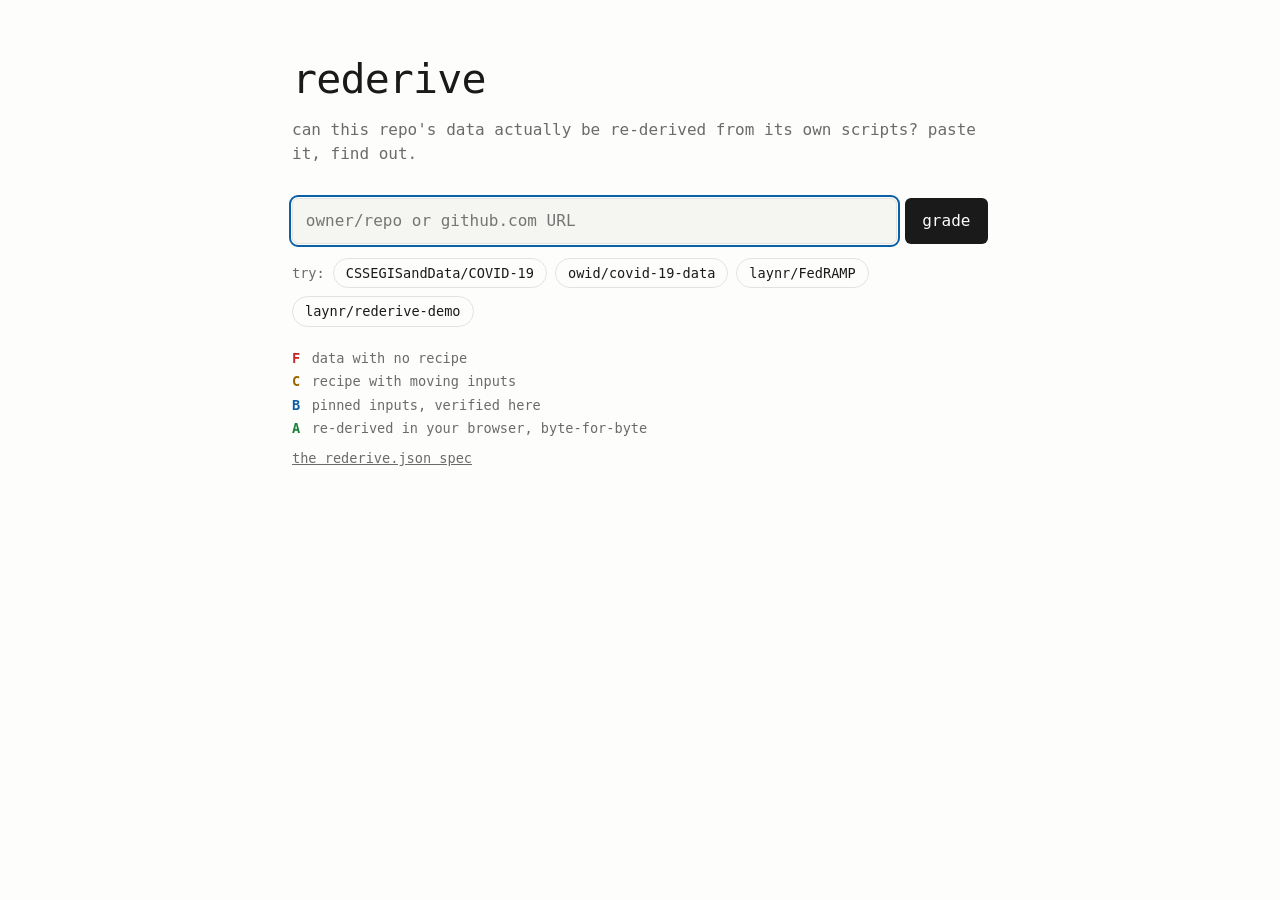
<file: index.html>
<!doctype html>
<html lang="en">
<head>
  <meta charset="utf-8">
  <meta name="viewport" content="width=device-width, initial-scale=1">
  <meta http-equiv="Content-Security-Policy" content="default-src 'self'; connect-src 'self' https://api.github.com https://raw.githubusercontent.com https://cdn.jsdelivr.net; img-src 'self'; style-src 'self'; script-src 'self'; frame-src 'self'; object-src 'none'; base-uri 'none'">
  <title>rederive</title>
  <meta name="description" content="Paste a GitHub repo. Find out whether its committed data can actually be re-derived from the scripts it ships.">
  <link rel="stylesheet" href="./css/site.css">
</head>
<body>
  <main>
    <h1>rederive</h1>
    <p class="tagline">can this repo's data actually be re-derived from its own scripts? paste it, find out.</p>

    <form id="grade-form">
      <input id="repo-input" type="text" aria-label="GitHub repository — owner/repo or any github.com URL" placeholder="owner/repo or github.com URL" autocomplete="off" spellcheck="false" autofocus>
      <button id="grade-btn" type="submit">grade</button>
    </form>
    <div class="chips">
      <span class="try">try:</span>
      <button type="button" class="chip" data-repo="CSSEGISandData/COVID-19">CSSEGISandData/COVID-19</button>
      <button type="button" class="chip" data-repo="owid/covid-19-data">owid/covid-19-data</button>
      <button type="button" class="chip" data-repo="laynr/FedRAMP">laynr/FedRAMP</button>
      <button type="button" class="chip" data-repo="laynr/rederive-demo">laynr/rederive-demo</button>
    </div>
    <ul class="grade-legend">
      <li><strong class="g-f">F</strong> data with no recipe</li>
      <li><strong class="g-c">C</strong> recipe with moving inputs</li>
      <li><strong class="g-b">B</strong> pinned inputs, verified here</li>
      <li><strong class="g-a">A</strong> re-derived in your browser, byte-for-byte</li>
    </ul>
    <p class="spec-link"><a href="./spec.html">the rederive.json spec</a></p>

    <ol id="progress" aria-live="polite" hidden></ol>
    <div id="report" aria-live="polite" hidden></div>
  </main>
  <script type="module" src="./js/main.js"></script>
</body>
</html>
</file>
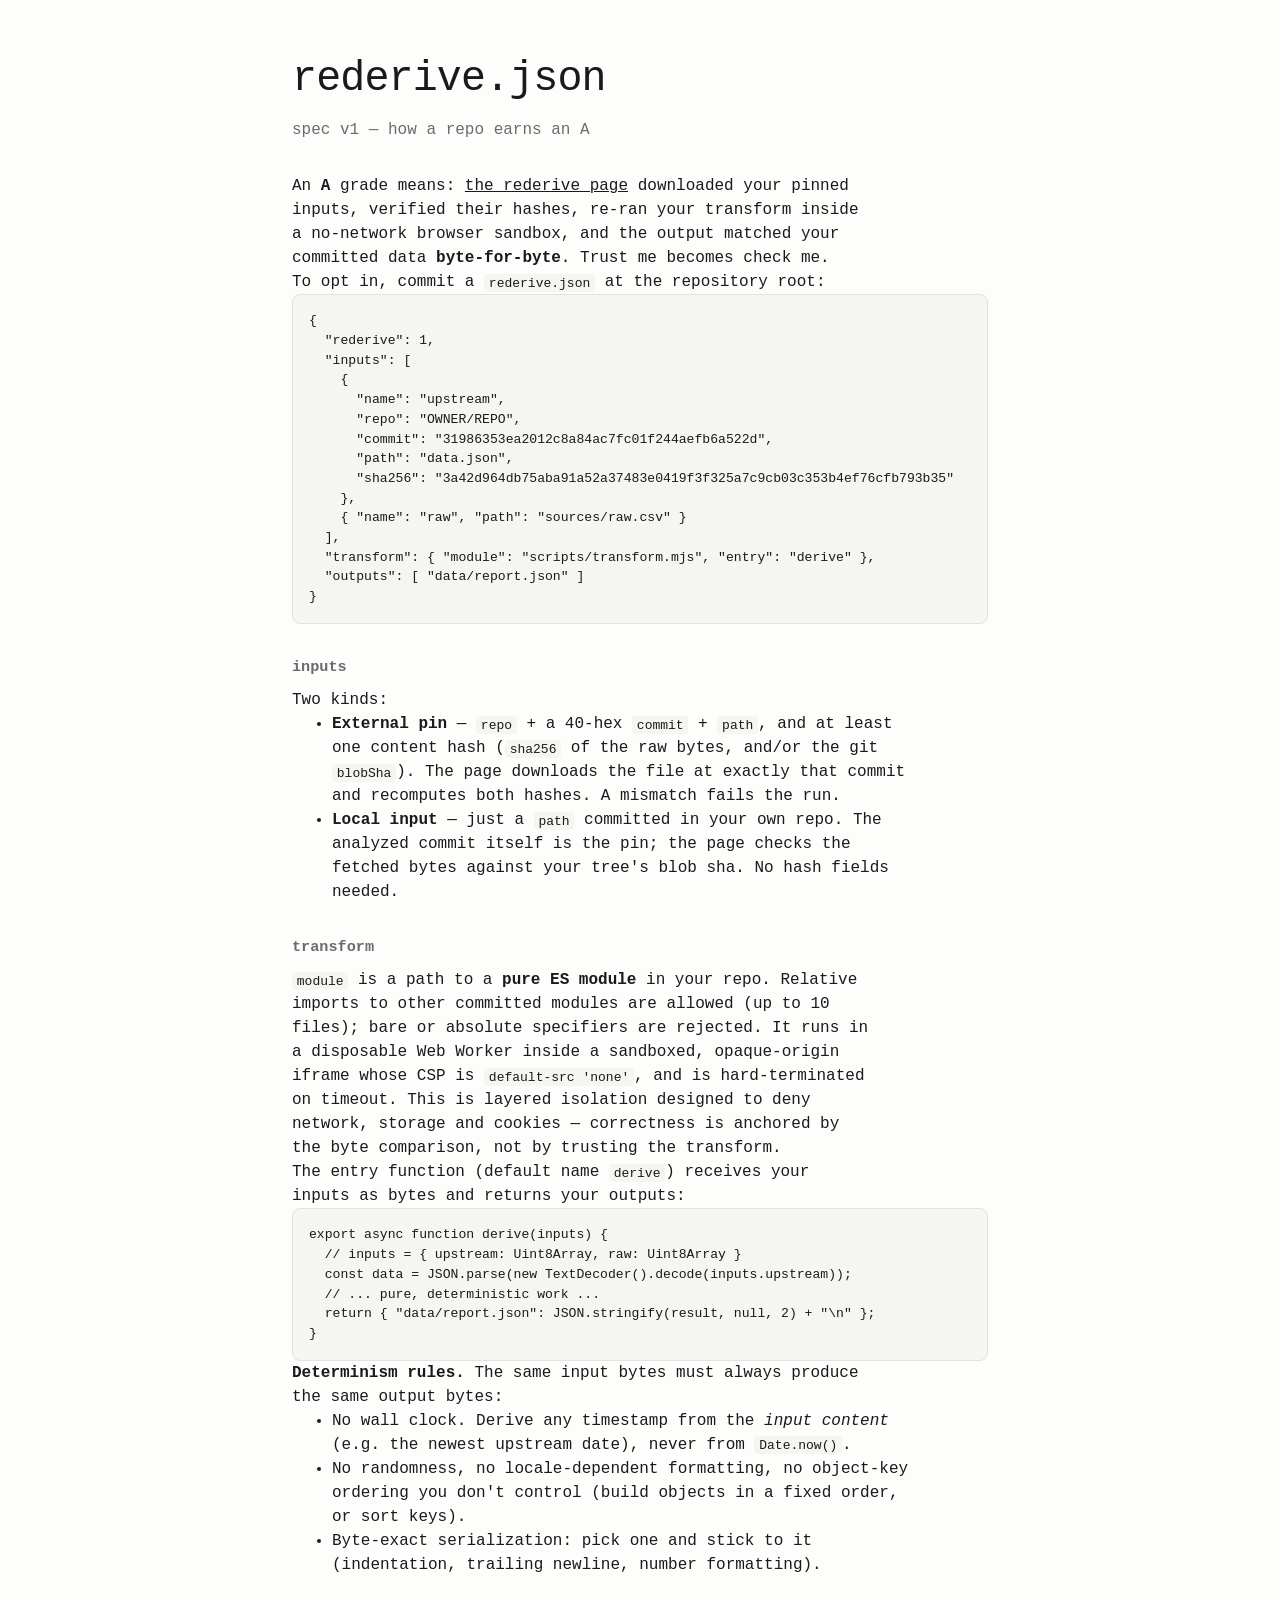
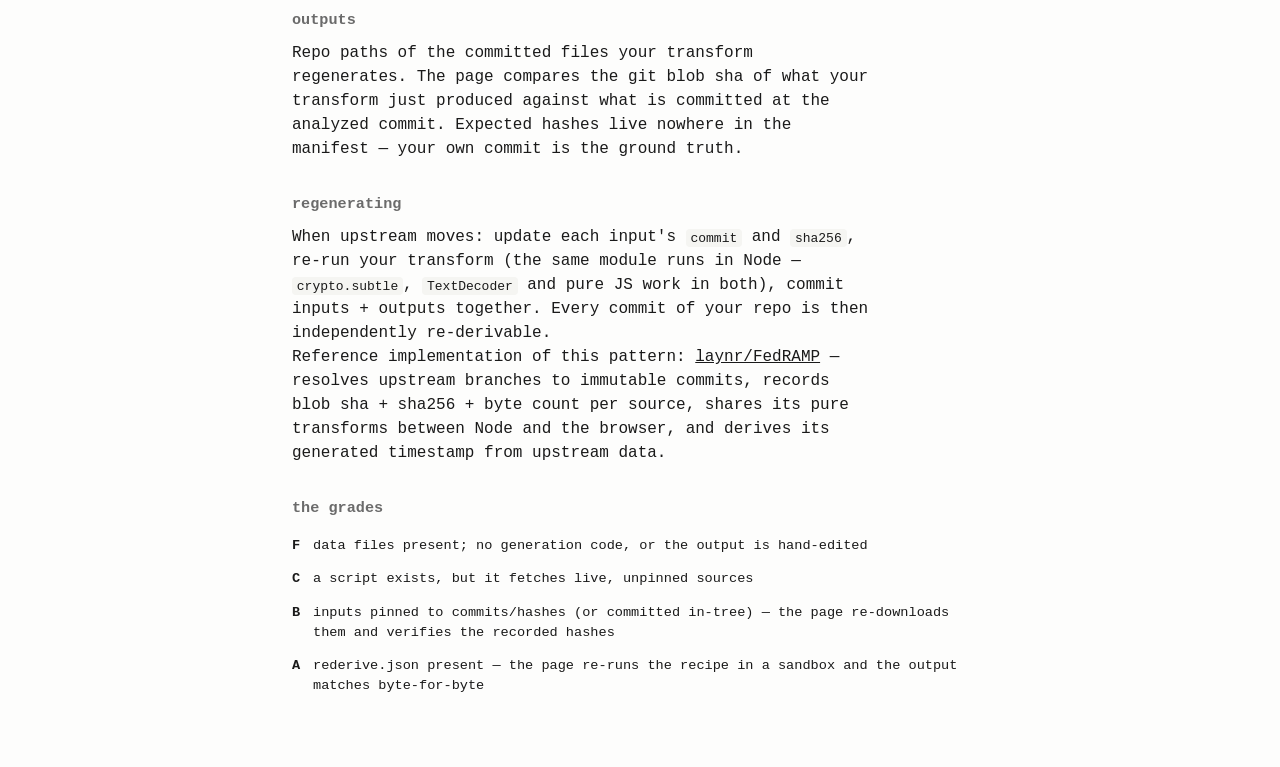
<file: spec.html>
<!doctype html>
<html lang="en">
<head>
  <meta charset="utf-8">
  <meta name="viewport" content="width=device-width, initial-scale=1">
  <title>rederive.json spec</title>
  <meta name="description" content="rederive.json v1 — declare pinned inputs and a deterministic transform so anyone's browser can re-derive your committed data byte-for-byte.">
  <link rel="stylesheet" href="./css/site.css">
</head>
<body class="spec">
  <main>
    <h1><a href="./">rederive</a>.json</h1>
    <p class="tagline">spec v1 — how a repo earns an A</p>

    <section>
      <p>An <strong>A</strong> grade means: <a href="./">the rederive page</a> downloaded your pinned
      inputs, verified their hashes, re-ran your transform inside a
      no-network browser sandbox, and the output matched your committed data
      <strong>byte-for-byte</strong>. Trust me becomes check me.</p>
      <p>To opt in, commit a <code>rederive.json</code> at the repository root:</p>
      <pre>{
  "rederive": 1,
  "inputs": [
    {
      "name": "upstream",
      "repo": "OWNER/REPO",
      "commit": "31986353ea2012c8a84ac7fc01f244aefb6a522d",
      "path": "data.json",
      "sha256": "3a42d964db75aba91a52a37483e0419f3f325a7c9cb03c353b4ef76cfb793b35"
    },
    { "name": "raw", "path": "sources/raw.csv" }
  ],
  "transform": { "module": "scripts/transform.mjs", "entry": "derive" },
  "outputs": [ "data/report.json" ]
}</pre>
    </section>

    <section>
      <h2>inputs</h2>
      <p>Two kinds:</p>
      <ul>
        <li><strong>External pin</strong> — <code>repo</code> + a 40-hex
        <code>commit</code> + <code>path</code>, and at least one content hash
        (<code>sha256</code> of the raw bytes, and/or the git
        <code>blobSha</code>). The page downloads the file at exactly that
        commit and recomputes both hashes. A mismatch fails the run.</li>
        <li><strong>Local input</strong> — just a <code>path</code> committed in
        your own repo. The analyzed commit itself is the pin; the page checks
        the fetched bytes against your tree's blob sha. No hash fields needed.</li>
      </ul>
    </section>

    <section>
      <h2>transform</h2>
      <p><code>module</code> is a path to a <strong>pure ES module</strong> in
      your repo. Relative imports to other committed modules are allowed
      (up to 10 files); bare or absolute specifiers are rejected. It runs in a
      disposable Web Worker inside a sandboxed, opaque-origin iframe whose CSP
      is <code>default-src 'none'</code>, and is hard-terminated on timeout.
      This is layered isolation designed to deny network, storage and cookies
      — correctness is anchored by the byte comparison, not by trusting the
      transform.</p>
      <p>The entry function (default name <code>derive</code>) receives your
      inputs as bytes and returns your outputs:</p>
      <pre>export async function derive(inputs) {
  // inputs = { upstream: Uint8Array, raw: Uint8Array }
  const data = JSON.parse(new TextDecoder().decode(inputs.upstream));
  // ... pure, deterministic work ...
  return { "data/report.json": JSON.stringify(result, null, 2) + "\n" };
}</pre>
      <p><strong>Determinism rules.</strong> The same input bytes must always
      produce the same output bytes:</p>
      <ul>
        <li>No wall clock. Derive any timestamp from the <em>input content</em>
        (e.g. the newest upstream date), never from <code>Date.now()</code>.</li>
        <li>No randomness, no locale-dependent formatting, no object-key
        ordering you don't control (build objects in a fixed order, or sort keys).</li>
        <li>Byte-exact serialization: pick one and stick to it (indentation,
        trailing newline, number formatting).</li>
      </ul>
    </section>

    <section>
      <h2>outputs</h2>
      <p>Repo paths of the committed files your transform regenerates. The page
      compares the git blob sha of what your transform just produced against
      what is committed at the analyzed commit. Expected hashes live nowhere in
      the manifest — your own commit is the ground truth.</p>
    </section>

    <section>
      <h2>regenerating</h2>
      <p>When upstream moves: update each input's <code>commit</code> and
      <code>sha256</code>, re-run your transform (the same module runs in Node
      — <code>crypto.subtle</code>, <code>TextDecoder</code> and pure JS work
      in both), commit inputs + outputs together. Every commit of your repo is
      then independently re-derivable.</p>
      <p>Reference implementation of this pattern:
      <a href="https://github.com/laynr/FedRAMP">laynr/FedRAMP</a> — resolves
      upstream branches to immutable commits, records blob sha + sha256 + byte
      count per source, shares its pure transforms between Node and the
      browser, and derives its generated timestamp from upstream data.</p>
    </section>

    <section>
      <h2>the grades</h2>
      <table>
        <tr><th>F</th><td>data files present; no generation code, or the output is hand-edited</td></tr>
        <tr><th>C</th><td>a script exists, but it fetches live, unpinned sources</td></tr>
        <tr><th>B</th><td>inputs pinned to commits/hashes (or committed in-tree) — the page re-downloads them and verifies the recorded hashes</td></tr>
        <tr><th>A</th><td>rederive.json present — the page re-runs the recipe in a sandbox and the output matches byte-for-byte</td></tr>
      </table>
    </section>
  </main>
</body>
</html>
</file>
<file: css/site.css>
:root {
  color-scheme: light dark;
  --bg: #fdfdfc;
  --fg: #1a1a1a;
  --muted: #6b6b6b;
  --line: #e2e2df;
  --good: #1a7f37;
  --warn: #9a6700;
  --bad: #c62828;
  --info: #4a4a4a;
  --grade-a: #1a7f37;
  --grade-b: #0b5fa5;
  --grade-c: #9a6700;
  --grade-f: #c62828;
  --grade-na: #6b6b6b;
  --card-bg: #f5f5f2;
}
@media (prefers-color-scheme: dark) {
  :root {
    --bg: #131314;
    --fg: #e8e8e6;
    --muted: #9a9a98;
    --line: #2c2c2e;
    --good: #4caf6d;
    --warn: #d4a72c;
    --bad: #ef6a5a;
    --info: #b0b0ae;
    --grade-a: #4caf6d;
    --grade-b: #58a6ff;
    --grade-c: #d4a72c;
    --grade-f: #ef6a5a;
    --grade-na: #9a9a98;
    --card-bg: #1c1c1e;
  }
}
* { margin: 0; box-sizing: border-box; }
body {
  background: var(--bg);
  color: var(--fg);
  font-family: ui-monospace, SFMono-Regular, Menlo, monospace;
  min-height: 100svh;
  line-height: 1.5;
}
main { max-width: 46rem; margin: 0 auto; padding: 3rem 1.25rem 4rem; }
h1 { font-size: clamp(1.8rem, 6vw, 2.6rem); font-weight: 500; letter-spacing: -0.02em; }
h1 a { color: inherit; text-decoration: none; }
.tagline { color: var(--muted); margin: 0.5rem 0 2rem; }
h2 { font-size: 0.95rem; font-weight: 600; margin: 2rem 0 0.6rem; color: var(--muted); text-transform: lowercase; }
a { color: inherit; }

#grade-form { display: flex; gap: 0.5rem; }
#repo-input {
  flex: 1;
  font: inherit;
  color: inherit;
  background: var(--card-bg);
  border: 1px solid var(--line);
  border-radius: 6px;
  padding: 0.6rem 0.8rem;
  min-width: 0;
}
#repo-input:focus { outline: 2px solid var(--grade-b); outline-offset: 1px; }
#grade-btn {
  font: inherit;
  color: var(--bg);
  background: var(--fg);
  border: none;
  border-radius: 6px;
  padding: 0.6rem 1.1rem;
  cursor: pointer;
}
#grade-btn:disabled { opacity: 0.5; cursor: wait; }

.chips { display: flex; flex-wrap: wrap; gap: 0.5rem; margin-top: 0.9rem; align-items: center; }
.chips .try { color: var(--muted); font-size: 0.85rem; }
.chip {
  font: inherit;
  font-size: 0.85rem;
  color: inherit;
  background: none;
  border: 1px solid var(--line);
  border-radius: 999px;
  padding: 0.25rem 0.75rem;
  cursor: pointer;
}
.chip:hover { border-color: var(--muted); }
.grade-legend { list-style: none; padding: 0; margin: 1.2rem 0 0; font-size: 0.85rem; color: var(--muted); }
.grade-legend li { padding: 0.1rem 0; }
.grade-legend strong { display: inline-block; width: 1.4ch; }
.grade-legend .g-a { color: var(--grade-a); }
.grade-legend .g-b { color: var(--grade-b); }
.grade-legend .g-c { color: var(--grade-c); }
.grade-legend .g-f { color: var(--grade-f); }
.spec-link { margin-top: 0.5rem; font-size: 0.85rem; color: var(--muted); }

#progress { list-style: none; padding: 0; margin: 2rem 0 0; }
#progress .step { color: var(--muted); display: flex; gap: 0.6rem; padding: 0.15rem 0; }
#progress .step.active { color: var(--fg); }
#progress .step.done { color: var(--good); }
#progress .step.fail { color: var(--bad); }
#progress .marker { width: 1ch; flex: none; }
#progress .label { overflow-wrap: anywhere; }

.card {
  display: flex;
  align-items: center;
  gap: 1.5rem;
  background: var(--card-bg);
  border: 1px solid var(--line);
  border-radius: 10px;
  padding: 1.5rem;
  margin-top: 2rem;
}
.letter { font-size: 4.5rem; font-weight: 700; line-height: 1; }
.grade-a .letter { color: var(--grade-a); }
.grade-b .letter { color: var(--grade-b); }
.grade-c .letter { color: var(--grade-c); }
.grade-f .letter { color: var(--grade-f); }
.grade-na .letter { color: var(--grade-na); font-size: 2.5rem; }
.blurb { font-weight: 600; }
.verdict { color: var(--muted); }

.evidence { list-style: none; padding: 0; }
.evidence li { display: flex; flex-wrap: wrap; gap: 0.6rem; padding: 0.3rem 0; }
.sev-mark { width: 1ch; flex: none; }
.sev-good .sev-mark { color: var(--good); }
.sev-bad .sev-mark { color: var(--bad); }
.sev-warn .sev-mark { color: var(--warn); }
.sev-info .sev-mark { color: var(--info); }
.evidence .paths { flex-basis: 100%; color: var(--muted); font-size: 0.8rem; padding-left: 1.6ch; overflow-wrap: anywhere; }
.evidence > li > span:not(.sev-mark) { flex: 1; min-width: 0; }

.table-wrap { overflow-x: auto; border: 1px solid var(--line); border-radius: 8px; }
table.pins { border-collapse: collapse; width: 100%; font-size: 0.82rem; }
table.pins th, table.pins td { text-align: left; padding: 0.45rem 0.7rem; border-bottom: 1px solid var(--line); vertical-align: top; }
table.pins tr:last-child td { border-bottom: none; }
table.pins th { color: var(--muted); font-weight: 600; }
tr.status-verified td:nth-child(3) { color: var(--good); }
tr.status-verified-weak td:nth-child(3) { color: var(--warn); }
tr.status-failed td:nth-child(3) { color: var(--bad); }
tr.status-skipped td:nth-child(3) { color: var(--muted); }

.next { padding-left: 1.2rem; }
.next li { padding: 0.2rem 0; }
.footer-note { margin-top: 2.5rem; color: var(--muted); font-size: 0.82rem; overflow-wrap: anywhere; }
.error {
  margin-top: 2rem;
  border: 1px solid var(--bad);
  border-radius: 8px;
  padding: 1rem 1.2rem;
}
.error strong { color: var(--bad); }
.error p { margin-top: 0.4rem; overflow-wrap: anywhere; }

/* spec page */
.spec pre {
  background: var(--card-bg);
  border: 1px solid var(--line);
  border-radius: 8px;
  padding: 1rem;
  overflow-x: auto;
  font-size: 0.82rem;
}
.spec p, .spec li { max-width: 60ch; }
.spec section { margin-top: 2rem; }
.spec code { background: var(--card-bg); padding: 0.1rem 0.3rem; border-radius: 4px; }
.spec table { border-collapse: collapse; font-size: 0.85rem; }
.spec table th, .spec table td { text-align: left; padding: 0.4rem 0.8rem 0.4rem 0; vertical-align: top; }
</file>
